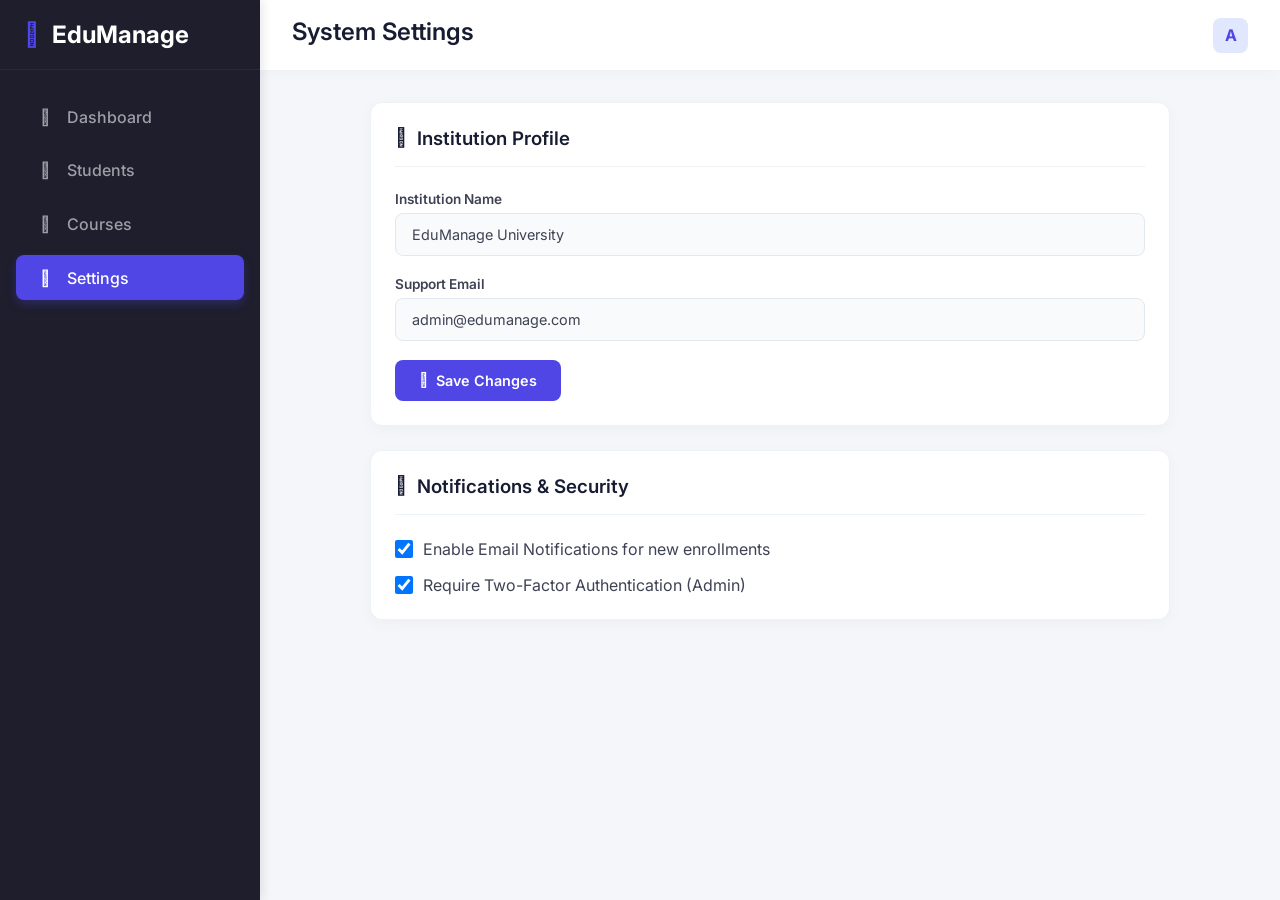
<file: Student Management System/views/settings.html>
<!DOCTYPE html>
<html lang="en">
<head>
    <meta charset="UTF-8">
    <meta name="viewport" content="width=device-width, initial-scale=1.0">
    <title>EduManage | Settings</title>
    <link rel="stylesheet" href="https://cdnjs.cloudflare.com/ajax/libs/font-awesome/6.4.0/css/all.min.css">
    <link rel="stylesheet" href="../css/layout.css">
    <link rel="stylesheet" href="../css/style.css">
</head>
<body class="admin-layout">
    <aside class="side-nav">
        <div class="logo"><i class="fas fa-graduation-cap"></i><span>EduManage</span></div>
        <nav class="nav-links">
            <a href="dashboard.html"><i class="fas fa-chart-pie"></i> Dashboard</a>
            <a href="index.html"><i class="fas fa-users"></i> Students</a>
            <a href="courses.html"><i class="fas fa-book"></i> Courses</a>
            <a href="settings.html" class="active"><i class="fas fa-cog"></i> Settings</a>
        </nav>
    </aside>

    <div class="main-content">
        <header class="top-bar">
            <h2>System Settings</h2>
            <div class="avatar-small">A</div>
        </header>

        <main class="dashboard-wrapper">
            <div class="settings-grid">
                <div class="card">
                    <div class="card-header">
                        <h3><i class="fas fa-building"></i> Institution Profile</h3>
                    </div>
                    <form id="settingsForm">
                        <div class="form-group">
                            <label>Institution Name</label>
                            <input type="text" class="form-control" value="EduManage University" id="instName">
                        </div>
                        <div class="form-group">
                            <label>Support Email</label>
                            <input type="email" class="form-control" value="admin@edumanage.com" id="instEmail">
                        </div>
                        <button type="submit" class="btn btn-primary" style="width: auto;"><i class="fas fa-check"></i> Save Changes</button>
                    </form>
                </div>

                <div class="card">
                    <div class="card-header">
                        <h3><i class="fas fa-bell"></i> Notifications & Security</h3>
                    </div>
                    <div style="display: flex; flex-direction: column; gap: 1rem;">
                        <label style="display: flex; align-items: center; gap: 10px; cursor: pointer;">
                            <input type="checkbox" checked style="width: 18px; height: 18px;"> Enable Email Notifications for new enrollments
                        </label>
                        <label style="display: flex; align-items: center; gap: 10px; cursor: pointer;">
                            <input type="checkbox" checked style="width: 18px; height: 18px;"> Require Two-Factor Authentication (Admin)
                        </label>
                    </div>
                </div>
            </div>
        </main>
    </div>
    <script type="module" src="../js/settings.js"></script>
</body>
</html>
</file>
<file: Student Management System/css/layout.css>
:root {
    --sidebar-width: 260px;
    --header-height: 70px;
}

/* Force CSS Reset & Base Layout */
body.admin-layout {
    display: flex;
    height: 100vh;
    width: 100vw;
    overflow: hidden;
    margin: 0;
    padding: 0;
    background-color: #f4f6f9;
}

/* Sidebar Layout */
.side-nav {
    width: var(--sidebar-width);
    background-color: #1e1e2d;
    display: flex;
    flex-direction: column;
    flex-shrink: 0;
    box-shadow: 2px 0 10px rgba(0,0,0,0.1);
    z-index: 100;
}

.side-nav .logo {
    height: var(--header-height);
    display: flex;
    align-items: center;
    padding: 0 1.5rem;
    gap: 12px;
}

.nav-links {
    padding: 1.5rem 1rem;
    display: flex;
    flex-direction: column;
    gap: 0.5rem;
    overflow-y: auto;
}

/* Main Content Area */
.main-content {
    flex-grow: 1;
    display: flex;
    flex-direction: column;
    overflow: hidden;
    position: relative;
}

.top-bar {
    height: var(--header-height);
    background: #ffffff;
    display: flex;
    align-items: center;
    justify-content: space-between;
    padding: 0 2rem;
    box-shadow: 0 2px 15px rgba(0,0,0,0.03);
    z-index: 10;
}

.dashboard-wrapper {
    padding: 2rem;
    overflow-y: auto;
    flex-grow: 1;
}

/* Grids */
.stat-grid {
    display: grid;
    grid-template-columns: repeat(auto-fit, minmax(250px, 1fr));
    gap: 1.5rem;
    margin-bottom: 2rem;
}

.content-grid {
    display: grid;
    grid-template-columns: 2fr 1fr;
    gap: 1.5rem;
}

@media (max-width: 1024px) {
    .content-grid {
        grid-template-columns: 1fr;
    }
}
</file>
<file: Student Management System/css/style.css>
@import url('https://fonts.googleapis.com/css2?family=Inter:wght@300;400;500;600;700&display=swap');

* { margin: 0; padding: 0; box-sizing: border-box; font-family: 'Inter', sans-serif !important; }
body { color: #3f4254; -webkit-font-smoothing: antialiased; background-color: #f4f6f9; }
h1, h2, h3, h4 { color: #181c32; font-weight: 600; margin-bottom: 0.5rem; }

/* Admin Layout (Global) */
.admin-layout { display: flex; height: 100vh; width: 100vw; overflow: hidden; }
.side-nav { width: 260px; background-color: #1e1e2d; display: flex; flex-direction: column; flex-shrink: 0; z-index: 100; }
.side-nav .logo { height: 70px; display: flex; align-items: center; padding: 0 1.5rem; gap: 12px; font-size: 1.5rem; font-weight: 700; color: #ffffff; border-bottom: 1px solid rgba(255,255,255,0.05); }
.side-nav .logo i { color: #4f46e5; }
.nav-links { padding: 1.5rem 1rem; display: flex; flex-direction: column; gap: 0.5rem; }
.nav-links a { color: #9e9ea7; text-decoration: none; padding: 0.8rem 1.2rem; border-radius: 8px; display: flex; align-items: center; gap: 12px; transition: 0.3s; font-weight: 500; }
.nav-links a i { width: 20px; text-align: center; }
.nav-links a:hover { color: #ffffff; background: rgba(255,255,255,0.05); }
.nav-links a.active { background: #4f46e5; color: #ffffff; box-shadow: 0 4px 10px rgba(79, 70, 229, 0.3); }

/* Main Content Wrapper */
.main-content { flex-grow: 1; display: flex; flex-direction: column; overflow: hidden; }
.top-bar { height: 70px; background: #ffffff; display: flex; align-items: center; justify-content: space-between; padding: 0 2rem; box-shadow: 0 2px 15px rgba(0,0,0,0.03); z-index: 10; }
.dashboard-wrapper { padding: 2rem; overflow-y: auto; flex-grow: 1; display: flex; flex-direction: column; gap: 1.5rem; }

/* Grid Layouts for Pages */
.two-col-grid { display: grid; grid-template-columns: 350px 1fr; gap: 1.5rem; align-items: start; }
.settings-grid { max-width: 800px; display: flex; flex-direction: column; gap: 1.5rem; margin: 0 auto; width: 100%; }

/* Cards & Components */
.card { background: #ffffff; border-radius: 12px; box-shadow: 0 4px 15px rgba(0,0,0,0.03); border: 1px solid #eff2f5; padding: 1.5rem; }
.card-header { display: flex; justify-content: space-between; align-items: center; margin-bottom: 1.5rem; border-bottom: 1px solid #eff2f5; padding-bottom: 1rem; }
.card-header h3 { margin: 0; display: flex; align-items: center; gap: 10px; }

/* Forms & Inputs */
.form-group { margin-bottom: 1.2rem; }
.form-group label { display: block; font-size: 0.85rem; font-weight: 600; color: #3f4254; margin-bottom: 0.4rem; }
.form-control { width: 100%; padding: 0.75rem 1rem; border: 1px solid #e2e8f0; border-radius: 8px; font-size: 0.9rem; color: #3f4254; transition: 0.2s; outline: none; background: #f8fafc; }
.form-control:focus { border-color: #4f46e5; background: #ffffff; box-shadow: 0 0 0 3px rgba(79, 70, 229, 0.1); }
.input-icon-wrapper { position: relative; }
.input-icon-wrapper i { position: absolute; left: 1rem; top: 50%; transform: translateY(-50%); color: #a1a5b7; }
.input-icon-wrapper .form-control { padding-left: 2.75rem; }

/* Buttons */
.btn { padding: 0.75rem 1.5rem; border-radius: 8px; font-weight: 600; font-size: 0.9rem; cursor: pointer; border: none; display: inline-flex; align-items: center; gap: 8px; transition: 0.2s; }
.btn-primary { background: #4f46e5; color: white; width: 100%; justify-content: center; }
.btn-primary:hover { background: #4338ca; }
.btn-icon { background: none; border: none; cursor: pointer; padding: 0.4rem; color: #a1a5b7; border-radius: 6px; transition: 0.2s; }
.btn-icon:hover { background: #f4f6f9; color: #4f46e5; }
.btn-delete:hover { color: #ef4444; background: #fef2f2; }

/* Tables */
.table-responsive { overflow-x: auto; }
.data-table { width: 100%; border-collapse: separate; border-spacing: 0; }
.data-table th { color: #a1a5b7; font-weight: 600; text-transform: uppercase; font-size: 0.75rem; padding: 1rem; text-align: left; border-bottom: 1px solid #eff2f5; background: #fafafa; }
.data-table td { padding: 1rem; vertical-align: middle; border-bottom: 1px solid #eff2f5; font-size: 0.9rem; }
.data-table tbody tr:hover td { background: #f8fafc; }

/* Badges & Avatars */
.badge { padding: 0.35rem 0.75rem; border-radius: 6px; font-size: 0.75rem; font-weight: 600; }
.badge-success { background: #e8fff3; color: #50cd89; }
.badge-primary { background: #e0e7ff; color: #4f46e5; }
.avatar-small { width: 35px; height: 35px; border-radius: 8px; background: #e0e7ff; color: #4f46e5; display: flex; align-items: center; justify-content: center; font-weight: 700; }
</file>
